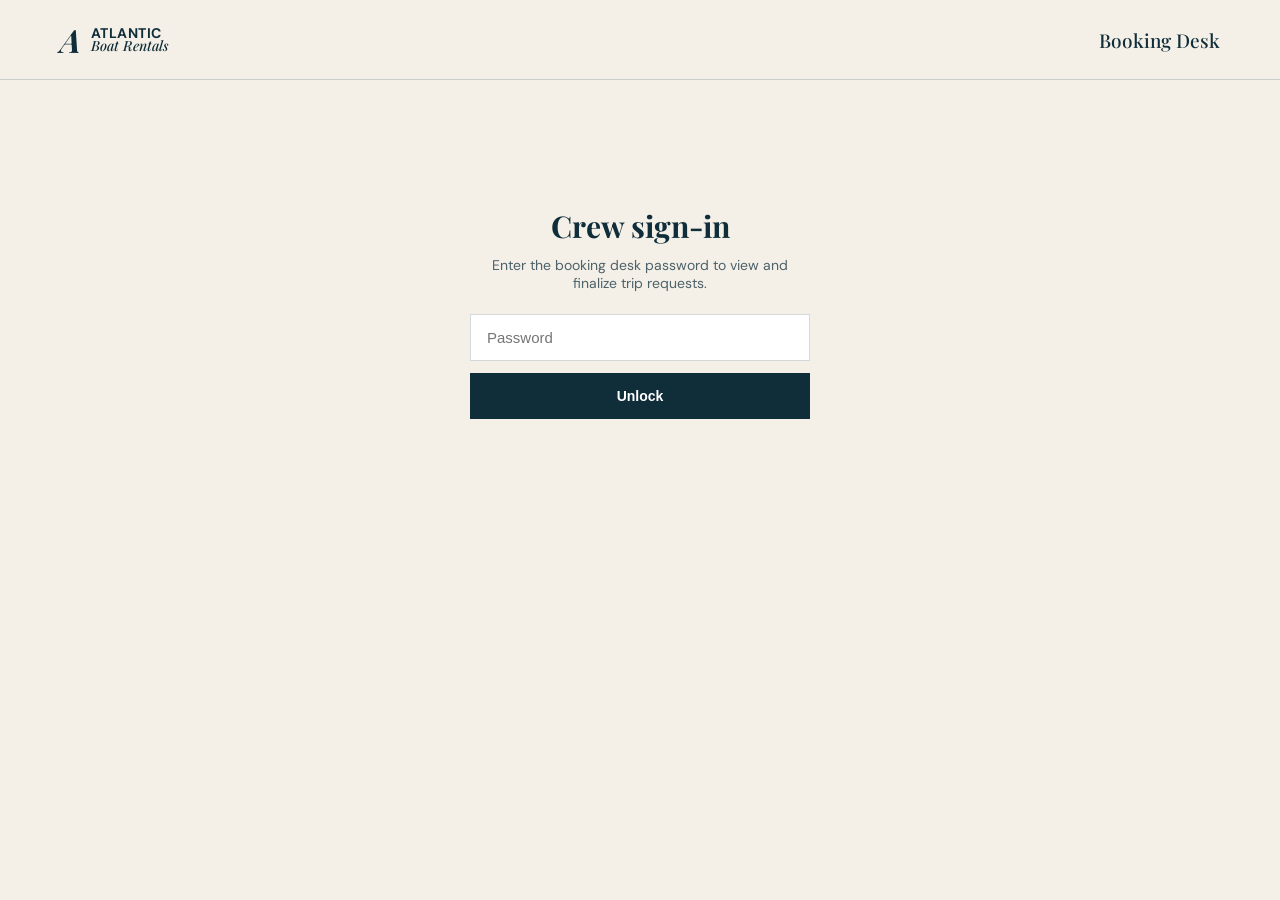
<file: worker-dashboard.html>
<!DOCTYPE html>
<html lang="en">
<head>
<meta charset="UTF-8" />
<meta name="viewport" content="width=device-width, initial-scale=1.0" />
<meta name="robots" content="noindex, nofollow" />
<title>Booking Desk — Atlantic Boat Rentals</title>
<link rel="preconnect" href="https://fonts.googleapis.com" />
<link href="https://fonts.googleapis.com/css2?family=DM+Mono:wght@400;500&family=DM+Sans:wght@400;500;600;700&family=Playfair+Display:ital,wght@0,600;1,500&display=swap" rel="stylesheet" />
<style>
  :root{--ink:#102e3a;--ink2:#174554;--cream:#f4f0e8;--sand:#ded2bd;--coral:#e3674e;--lime:#d7df70;--line:rgba(16,46,58,.18)}
  *{box-sizing:border-box}
  body{margin:0;background:var(--cream);color:var(--ink);font-family:"DM Sans",sans-serif;font-size:16px}
  header.top{height:80px;display:flex;align-items:center;gap:18px;padding:0 clamp(20px,5vw,60px);border-bottom:1px solid var(--line);background:var(--cream)}
  .brand{display:flex;align-items:center;gap:9px;text-transform:uppercase;color:var(--ink);font-weight:700;line-height:.88;letter-spacing:.04em;font-size:14px}
  .brand em{font-family:"Playfair Display",serif;font-size:14px;text-transform:none;letter-spacing:0;font-weight:500}
  .brand-mark{font-family:"Playfair Display",serif;font-style:italic;font-size:32px;line-height:1}
  header.top h1{font-family:"Playfair Display",serif;font-weight:500;font-size:19px;margin:0 0 0 auto}

  /* Gate */
  #gate{max-width:380px;margin:14vh auto;padding:0 20px;text-align:center}
  #gate h2{font-family:"Playfair Display",serif;font-size:30px;margin:0 0 10px}
  #gate p{color:#4d6169;font-size:14px;margin:0 0 22px}
  #gate input{width:100%;padding:14px 16px;border:1px solid var(--line);background:#fff;font-size:15px;margin-bottom:12px}
  #gate button{width:100%;border:0;background:var(--ink);color:#fff;font-weight:700;font-size:14px;padding:15px;cursor:pointer}
  #gate button:hover{background:var(--ink2)}
  #gate .error{color:var(--coral);font-size:13px;margin-top:10px;display:none}

  /* Dashboard */
  #dash{display:none;max-width:1040px;margin:0 auto;padding:34px 20px 80px}
  .dash-head{display:flex;align-items:flex-end;justify-content:space-between;gap:20px;flex-wrap:wrap;margin-bottom:22px}
  .dash-head h2{font-family:"Playfair Display",serif;font-weight:500;font-size:34px;margin:0}
  .dash-sub{color:#4d6169;font-size:13px;margin-top:4px}
  .tools{display:flex;gap:10px;align-items:center}
  .tools button{border:1px solid var(--ink);background:#fff;color:var(--ink);font:500 12px "DM Mono",monospace;text-transform:uppercase;letter-spacing:.05em;padding:10px 14px;cursor:pointer}
  .tools button.primary{background:var(--ink);color:#fff}
  .tools button:hover{opacity:.85}

  .tabs{display:flex;gap:6px;border-bottom:1px solid var(--line);margin-bottom:22px}
  .tabs button{border:0;background:none;padding:10px 4px;margin-right:22px;font:600 13px "DM Sans",sans-serif;color:#7c8b8f;cursor:pointer;border-bottom:2px solid transparent}
  .tabs button.active{color:var(--ink);border-color:var(--coral)}
  .tabs button .count{color:inherit;opacity:.65;font-weight:500}

  .empty{color:#7c8b8f;font-size:14px;padding:50px 0;text-align:center}

  .cards{display:grid;gap:14px}
  .card{background:#fff;border:1px solid var(--line);padding:20px 22px;display:grid;grid-template-columns:1fr auto;gap:16px;align-items:start}
  .card.finalized{opacity:.6}
  .card-main{display:grid;gap:6px}
  .card-top{display:flex;align-items:center;gap:10px;flex-wrap:wrap}
  .card-name{font-weight:700;font-size:16px}
  .status-pill{font:500 10px "DM Mono",monospace;text-transform:uppercase;letter-spacing:.06em;padding:4px 9px}
  .status-pill.pending{background:var(--lime);color:var(--ink)}
  .status-pill.finalized{background:var(--ink);color:#fff}
  .card-meta{color:#4d6169;font-size:13px;display:flex;gap:14px;flex-wrap:wrap}
  .card-meta b{color:var(--ink)}
  .card-notes{font-size:13px;color:#4d6169;font-style:italic}
  .card-submitted{font:400 11px "DM Mono",monospace;color:#9aa6a8;text-transform:uppercase;letter-spacing:.04em}
  .card-actions{display:flex;flex-direction:column;gap:8px;align-items:stretch;width:150px;flex-shrink:0}
  .card-actions button{border:0;padding:11px 16px;font-size:12px;font-weight:700;cursor:pointer;white-space:nowrap}
  .btn-finalize{background:var(--coral);color:#fff}
  .btn-finalize:hover{background:#c9573f}
  .btn-undo{background:#fff;border:1px solid var(--line) !important;color:var(--ink)}
  .btn-undo:hover{background:var(--sand)}
  .call-link{background:#fff;border:1px solid var(--line) !important;color:var(--ink);text-decoration:none;text-align:center;display:block}

  @media(max-width:620px){
    .card{grid-template-columns:1fr}
    .card-actions{flex-direction:row;width:100%}
    .card-actions button, .call-link{flex:1}
  }
</style>
</head>
<body>

<header class="top">
  <div class="brand"><span class="brand-mark">A</span><span>ATLANTIC<br /><em>Boat Rentals</em></span></div>
  <h1>Booking Desk</h1>
</header>

<div id="gate">
  <h2>Crew sign-in</h2>
  <p>Enter the booking desk password to view and finalize trip requests.</p>
  <input type="password" id="token-input" placeholder="Password" autocomplete="off" />
  <button id="unlock-btn">Unlock</button>
  <p class="error" id="gate-error">That password didn't work — try again.</p>
</div>

<div id="dash">
  <div class="dash-head">
    <div>
      <h2>Trip requests</h2>
      <div class="dash-sub" id="last-updated">—</div>
    </div>
    <div class="tools">
      <button id="refresh-btn">↻ Refresh</button>
      <button id="lock-btn">Lock</button>
    </div>
  </div>

  <div class="tabs">
    <button class="active" data-tab="pending">Pending <span class="count" id="count-pending"></span></button>
    <button data-tab="finalized">Finalized <span class="count" id="count-finalized"></span></button>
    <button data-tab="all">All <span class="count" id="count-all"></span></button>
  </div>

  <div class="cards" id="cards"></div>
  <div class="empty" id="empty-state" style="display:none">No bookings here yet.</div>
</div>

<script>
// Paste the same Apps Script Web App URL you used in script.js.
const BOOKING_API_URL = 'https://script.google.com/macros/s/AKfycbxFbEQ4h9Tn8J6Fz2hB4HPsXtJUzNBODj8UrWcn8uRzNYgFMENUA5U0TytaKMvMZRXx/exec';

const $ = (s) => document.querySelector(s);
const gate = $('#gate');
const dash = $('#dash');
const cardsEl = $('#cards');
const emptyState = $('#empty-state');
let TOKEN = sessionStorage.getItem('atlantic-worker-token') || '';
let bookings = [];
let activeTab = 'pending';

function fmtDate(iso) {
  if (!iso) return '—';
  const d = new Date(iso);
  if (isNaN(d)) return iso;
  return d.toLocaleDateString('en-US', { weekday: 'short', month: 'short', day: 'numeric' });
}
function fmtDateTime(iso) {
  if (!iso) return '';
  const d = new Date(iso);
  if (isNaN(d)) return iso;
  return d.toLocaleDateString('en-US', { month: 'short', day: 'numeric' }) + ' at ' + d.toLocaleTimeString('en-US', { hour: 'numeric', minute: '2-digit' });
}
function phoneDigits(p) { return String(p || '').replace(/[^\d+]/g, ''); }

async function loadBookings() {
  $('#last-updated').textContent = 'Loading…';
  try {
    const res = await fetch(`${BOOKING_API_URL}?token=${encodeURIComponent(TOKEN)}`);
    const result = await res.json();
    if (!result.ok) throw new Error(result.error || 'Failed to load');
    bookings = result.bookings || [];
    $('#last-updated').textContent = 'Updated ' + new Date().toLocaleTimeString('en-US', { hour: 'numeric', minute: '2-digit' });
    render();
  } catch (err) {
    $('#last-updated').textContent = 'Could not load bookings — check the connection and try Refresh.';
  }
}

function render() {
  const pending = bookings.filter((b) => b.Status !== 'Finalized');
  const finalized = bookings.filter((b) => b.Status === 'Finalized');
  $('#count-pending').textContent = pending.length || '';
  $('#count-finalized').textContent = finalized.length || '';
  $('#count-all').textContent = bookings.length || '';

  const list = activeTab === 'pending' ? pending : activeTab === 'finalized' ? finalized : bookings;
  cardsEl.innerHTML = '';
  emptyState.style.display = list.length ? 'none' : 'block';

  list.forEach((b) => {
    const isFinal = b.Status === 'Finalized';
    const card = document.createElement('div');
    card.className = 'card' + (isFinal ? ' finalized' : '');
    card.innerHTML = `
      <div class="card-main">
        <div class="card-top">
          <span class="card-name">${escapeHtml(b.Name || 'Unnamed')}</span>
          <span class="status-pill ${isFinal ? 'finalized' : 'pending'}">${isFinal ? 'Finalized' : 'Pending'}</span>
        </div>
        <div class="card-meta">
          <span><b>${fmtDate(b['Date Requested'])}</b></span>
          <span>${escapeHtml(b.Experience || '—')}</span>
          <span>${escapeHtml(b.Guests || '—')}</span>
          <span>${escapeHtml(b.Phone || '—')}</span>
        </div>
        ${b.Notes ? `<div class="card-notes">“${escapeHtml(b.Notes)}”</div>` : ''}
        <div class="card-submitted">Requested ${fmtDateTime(b.Submitted)}</div>
      </div>
      <div class="card-actions">
        ${isFinal
          ? `<button class="btn-undo" data-id="${b.ID}" data-action="pending">Mark pending</button>`
          : `<button class="btn-finalize" data-id="${b.ID}" data-action="finalize">Finalize</button>`
        }
        <a class="call-link" href="tel:${phoneDigits(b.Phone)}">Call</a>
      </div>
    `;
    cardsEl.append(card);
  });
}

function escapeHtml(str) {
  return String(str).replace(/[&<>"']/g, (c) => ({ '&':'&amp;','<':'&lt;','>':'&gt;','"':'&quot;',"'":'&#39;' }[c]));
}

cardsEl.addEventListener('click', async (e) => {
  const btn = e.target.closest('button[data-id]');
  if (!btn) return;
  const id = btn.dataset.id;
  const action = btn.dataset.action;
  btn.disabled = true;
  btn.textContent = '…';
  try {
    const params = new URLSearchParams({ action: 'finalize', id, status: action, token: TOKEN });
    const res = await fetch(`${BOOKING_API_URL}?${params.toString()}`, { method: 'POST' });
    const result = await res.json();
    if (result.ok) {
      const b = bookings.find((x) => x.ID === id);
      if (b) b.Status = action === 'pending' ? 'Pending' : 'Finalized';
      render();
    } else {
      alert('Could not update that booking — try Refresh and try again.');
    }
  } catch (err) {
    alert('Could not reach the booking system — check your connection.');
  }
});

document.querySelectorAll('.tabs button').forEach((tab) => {
  tab.addEventListener('click', () => {
    document.querySelectorAll('.tabs button').forEach((t) => t.classList.remove('active'));
    tab.classList.add('active');
    activeTab = tab.dataset.tab;
    render();
  });
});

$('#refresh-btn').addEventListener('click', loadBookings);
$('#lock-btn').addEventListener('click', () => {
  sessionStorage.removeItem('atlantic-worker-token');
  TOKEN = '';
  dash.style.display = 'none';
  gate.style.display = 'block';
});

async function tryUnlock(token) {
  TOKEN = token;
  const errorEl = $('#gate-error');
  const unlockBtn = $('#unlock-btn');
  unlockBtn.disabled = true;
  unlockBtn.textContent = 'Checking…';
  errorEl.style.display = 'none';
  try {
    if (!BOOKING_API_URL || BOOKING_API_URL.includes('PASTE_YOUR_APPS_SCRIPT')) {
      throw new Error('The Web App URL hasn\'t been pasted into this file yet (still shows the placeholder text).');
    }
    const res = await fetch(`${BOOKING_API_URL}?token=${encodeURIComponent(TOKEN)}`);
    const result = await res.json();
    if (result.ok) {
      sessionStorage.setItem('atlantic-worker-token', TOKEN);
      bookings = result.bookings || [];
      gate.style.display = 'none';
      dash.style.display = 'block';
      $('#last-updated').textContent = 'Updated ' + new Date().toLocaleTimeString('en-US', { hour: 'numeric', minute: '2-digit' });
      render();
    } else {
      errorEl.textContent = "That password didn't work — try again.";
      errorEl.style.display = 'block';
    }
  } catch (err) {
    errorEl.textContent = 'Could not reach the booking system: ' + err.message;
    errorEl.style.display = 'block';
  } finally {
    unlockBtn.disabled = false;
    unlockBtn.textContent = 'Unlock';
  }
}

$('#unlock-btn').addEventListener('click', () => {
  const val = $('#token-input').value.trim();
  if (val) tryUnlock(val);
});
$('#token-input').addEventListener('keydown', (e) => { if (e.key === 'Enter') $('#unlock-btn').click(); });

// Auto sign-in if we already unlocked this session
if (TOKEN) tryUnlock(TOKEN);
</script>
</body>
</html>
</file>
